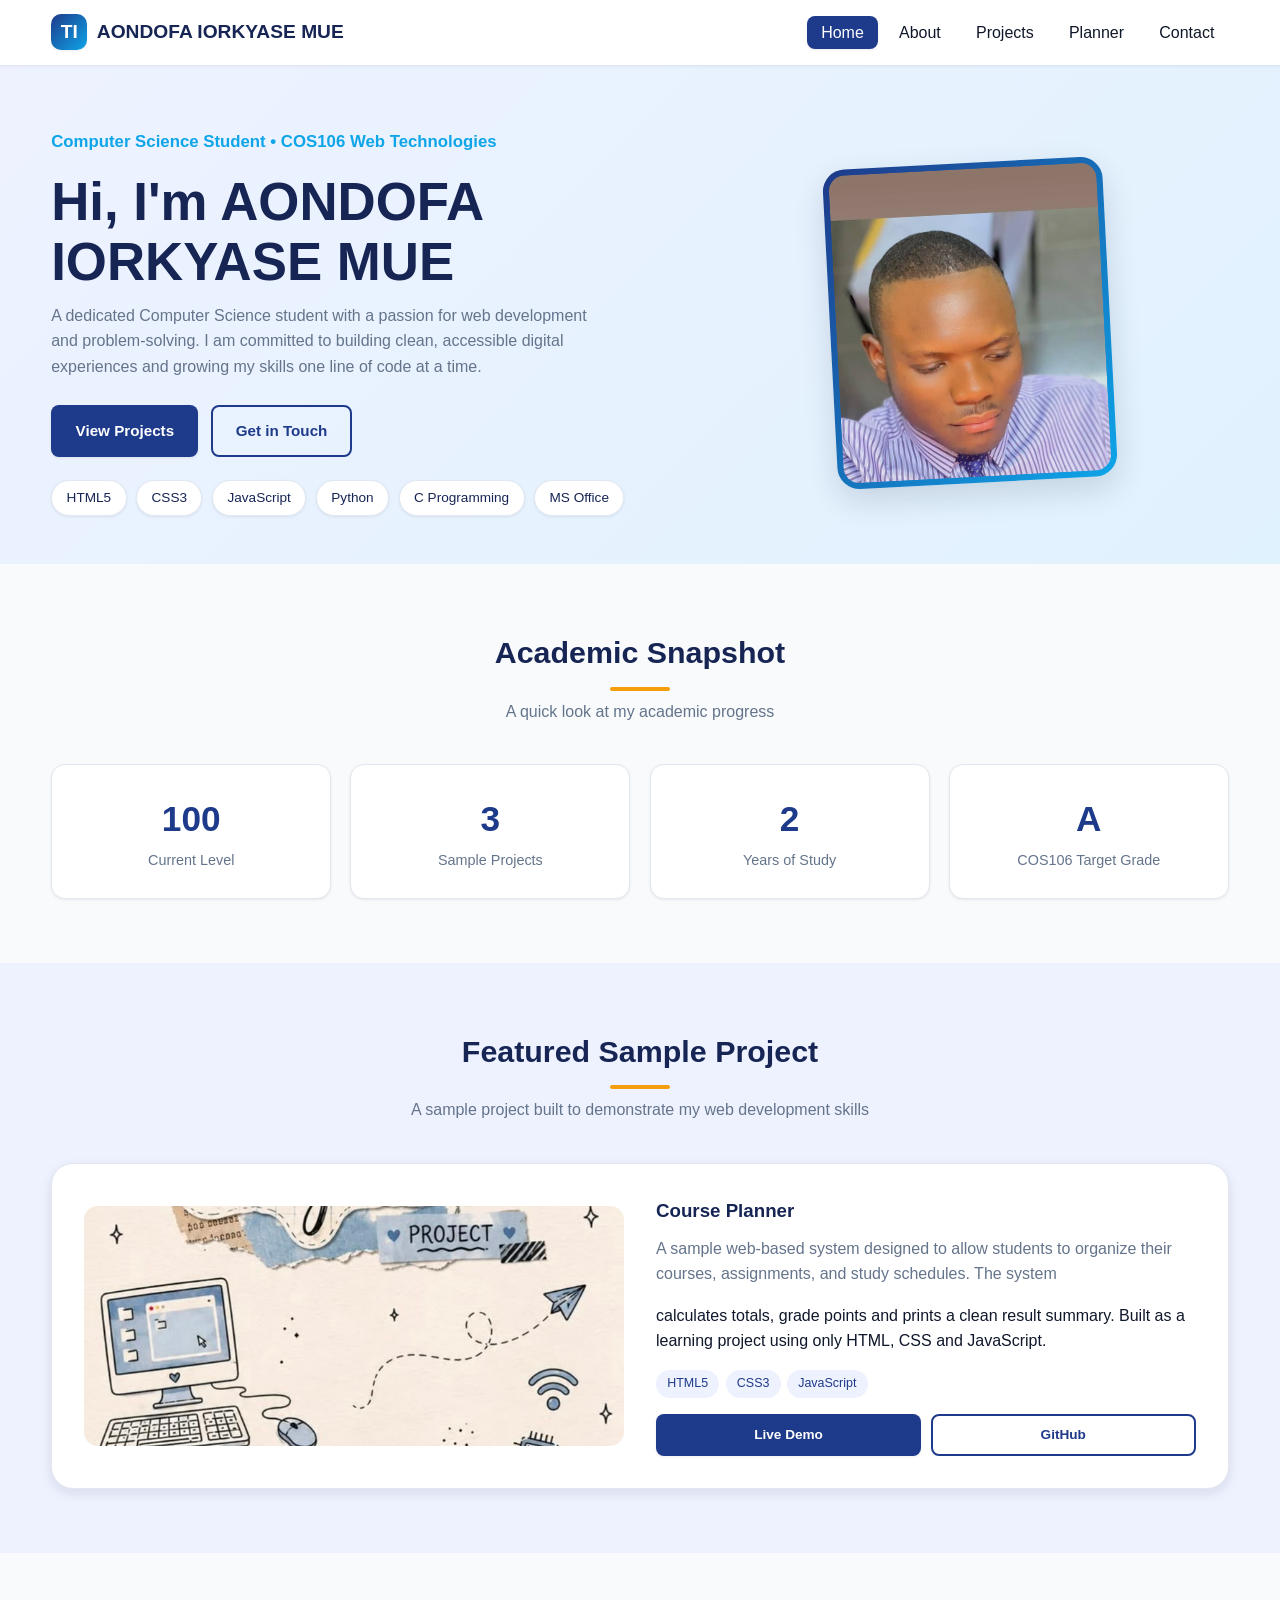
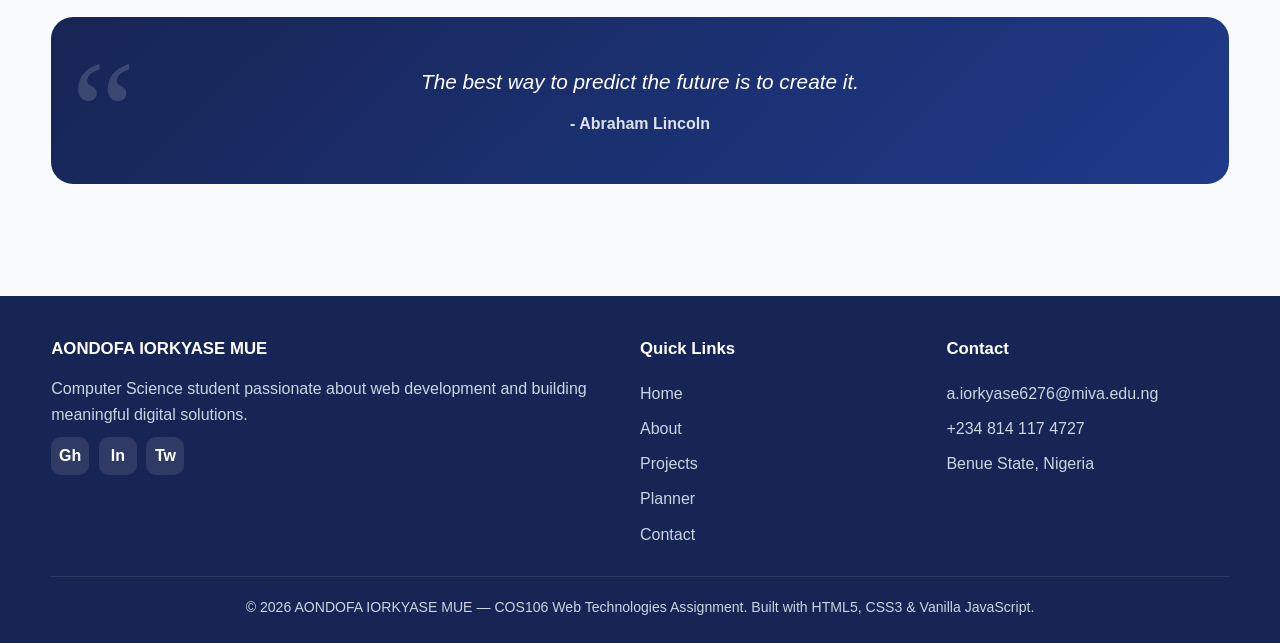
<file: index.html>
<!DOCTYPE html>
<html lang="en">
<head>
  <meta charset="UTF-8" />
  <meta name="viewport" content="width=device-width, initial-scale=1.0" />
  <meta name="description" content="Student Portfolio of AONDOFA IORKYASE MUE - Computer Science student, COS106 Web Technologies." />
  <title>AONDOFA IORKYASE MUE | Student Portfolio</title>
  <link rel="stylesheet" href="css/style.css" />
</head>
<body>

  <!-- Header -->
  <header class="site-header">
    <div class="container">
      <nav class="nav" aria-label="Main navigation">
        <a href="index.html" class="brand">
          <span class="logo-dot">TI</span>
          <span>AONDOFA IORKYASE MUE</span>
        </a>
        <button class="nav-toggle" aria-label="Toggle navigation" aria-expanded="false">
          <span></span><span></span><span></span>
        </button>
        <ul class="nav-links" id="navLinks">
          <li><a href="index.html" class="active">Home</a></li>
          <li><a href="about.html">About</a></li>
          <li><a href="projects.html">Projects</a></li>
          <li><a href="planner.html">Planner</a></li>
          <li><a href="contact.html">Contact</a></li>
        </ul>
      </nav>
    </div>
  </header>

  <main>

    <!-- Hero -->
    <section class="hero">
      <div class="container">
        <div class="hero-blob"></div>
        <div class="hero-grid">

          <div class="hero-text fade-in">
            <span class="role">Computer Science Student &bull; COS106 Web Technologies</span>
            <h1>Hi, I'm AONDOFA IORKYASE MUE</h1>
            <p>
              A dedicated Computer Science student with a passion for web development
              and problem-solving. I am committed to building clean, accessible
              digital experiences and growing my skills one line of code at a time.
            </p>
            <div class="hero-actions">
              <a href="projects.html" class="btn btn-primary">View Projects</a>
              <a href="contact.html" class="btn btn-outline">Get in Touch</a>
            </div>
            <div class="skills-preview">
              <span class="chip">HTML5</span>
              <span class="chip">CSS3</span>
              <span class="chip">JavaScript</span>
              <span class="chip">Python</span>
              <span class="chip">C Programming</span>
              <span class="chip">MS Office</span>
            </div>
          </div>

          <div class="hero-photo fade-in">
            <div class="photo-frame">
              <!-- Add your photo here as student.jpeg -->
              <img src="images/student.jpeg" alt="Portrait photograph of AONDOFA IORKYASE MUE" />
            </div>
          </div>

        </div>
      </div>
    </section>

    <!-- Stats -->
    <section class="section">
      <div class="container">
        <h2 class="section-title fade-in">Academic Snapshot</h2>
        <p class="section-subtitle fade-in">A quick look at my academic progress</p>
        <div class="stats-grid">
          <article class="stat-card fade-in">
            <span class="stat-num">100</span>
            <span class="stat-label">Current Level</span>
          </article>
          <article class="stat-card fade-in">
            <span class="stat-num">3</span>
            <span class="stat-label">Sample Projects</span>
          </article>
          <article class="stat-card fade-in">
            <span class="stat-num">2</span>
            <span class="stat-label">Years of Study</span>
          </article>
          <article class="stat-card fade-in">
            <span class="stat-num">A</span>
            <span class="stat-label">COS106 Target Grade</span>
          </article>
        </div>
      </div>
    </section>

    <!-- Featured Project -->
    <section class="section" style="background:#eef2ff;">
      <div class="container">
        <h2 class="section-title fade-in">Featured Sample Project</h2>
        <p class="section-subtitle fade-in">A sample project built to demonstrate my web development skills</p>
        <article class="featured fade-in">
          <img src="images/course-planner.jpeg" alt="Course Planner screenshot" />
          <div>
            <h3>Course Planner</h3>
            <p>
              A sample web-based system designed to allow students to organize their courses,
              assignments, and study schedules. The system
            </p>
              calculates totals, grade points and prints a clean result summary.
              Built as a learning project using only HTML, CSS and JavaScript.
            </p>
            <div class="tech-tags">
              <span>HTML5</span><span>CSS3</span><span>JavaScript</span>
            </div>
            <div class="project-actions">
              <a href="#" class="btn btn-primary">Live Demo</a>
              <a href="#" class="btn btn-outline">GitHub</a>
            </div>
          </div>
        </article>
      </div>
    </section>

    <!-- Quote -->
    <section class="section">
      <div class="container">
        <blockquote class="quote fade-in">
          <p>The best way to predict the future is to create it.</p>
          <span>- Abraham Lincoln</span>
        </blockquote>
      </div>
    </section>

  </main>

  <!-- Footer -->
  <footer class="site-footer">
    <div class="container">
      <div class="footer-grid">
        <div class="footer-col">
          <h4>AONDOFA IORKYASE MUE</h4>
          <p>Computer Science student passionate about web development and building meaningful digital solutions.</p>
          <div class="social-links">
            <a href="#" aria-label="GitHub">Gh</a>
            <a href="#" aria-label="LinkedIn">In</a>
            <a href="#" aria-label="Twitter">Tw</a>
          </div>
        </div>
        <div class="footer-col">
          <h4>Quick Links</h4>
          <a href="index.html">Home</a>
          <a href="about.html">About</a>
          <a href="projects.html">Projects</a>
          <a href="planner.html">Planner</a>
          <a href="contact.html">Contact</a>
        </div>
        <div class="footer-col">
          <h4>Contact</h4>
          <a href="mailto:a.iorkyase6276@miva.edu.ng">a.iorkyase6276@miva.edu.ng</a>
          <a href="tel:+2348141174727">+234 814 117 4727</a>
          <a href="#">Benue State, Nigeria</a>
        </div>
      </div>
      <div class="footer-bottom">
        &copy; 2026 AONDOFA IORKYASE MUE &mdash; COS106 Web Technologies Assignment.
        Built with HTML5, CSS3 &amp; Vanilla JavaScript.
      </div>
    </div>
  </footer>

  <button class="back-top" aria-label="Back to top">&uarr;</button>
  <script src="js/animation.js"></script>
</body>
</html>
</file>
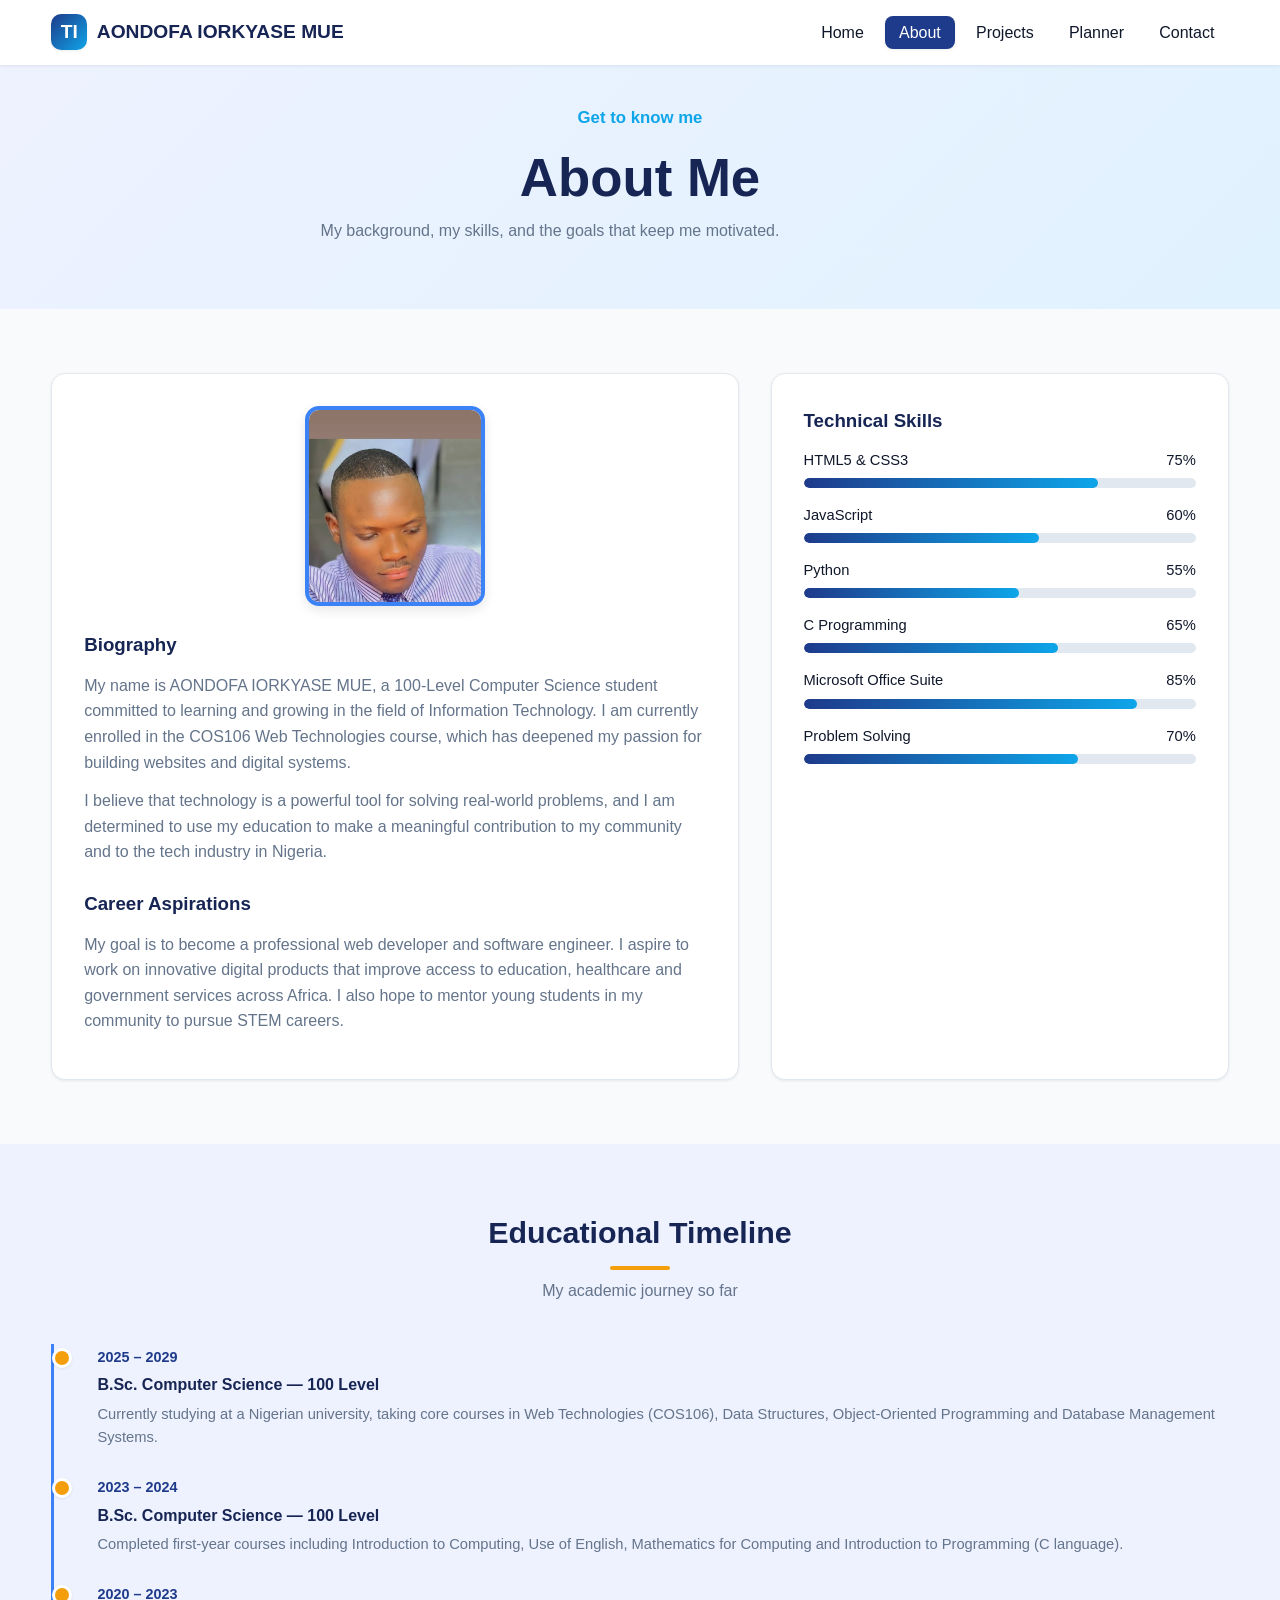
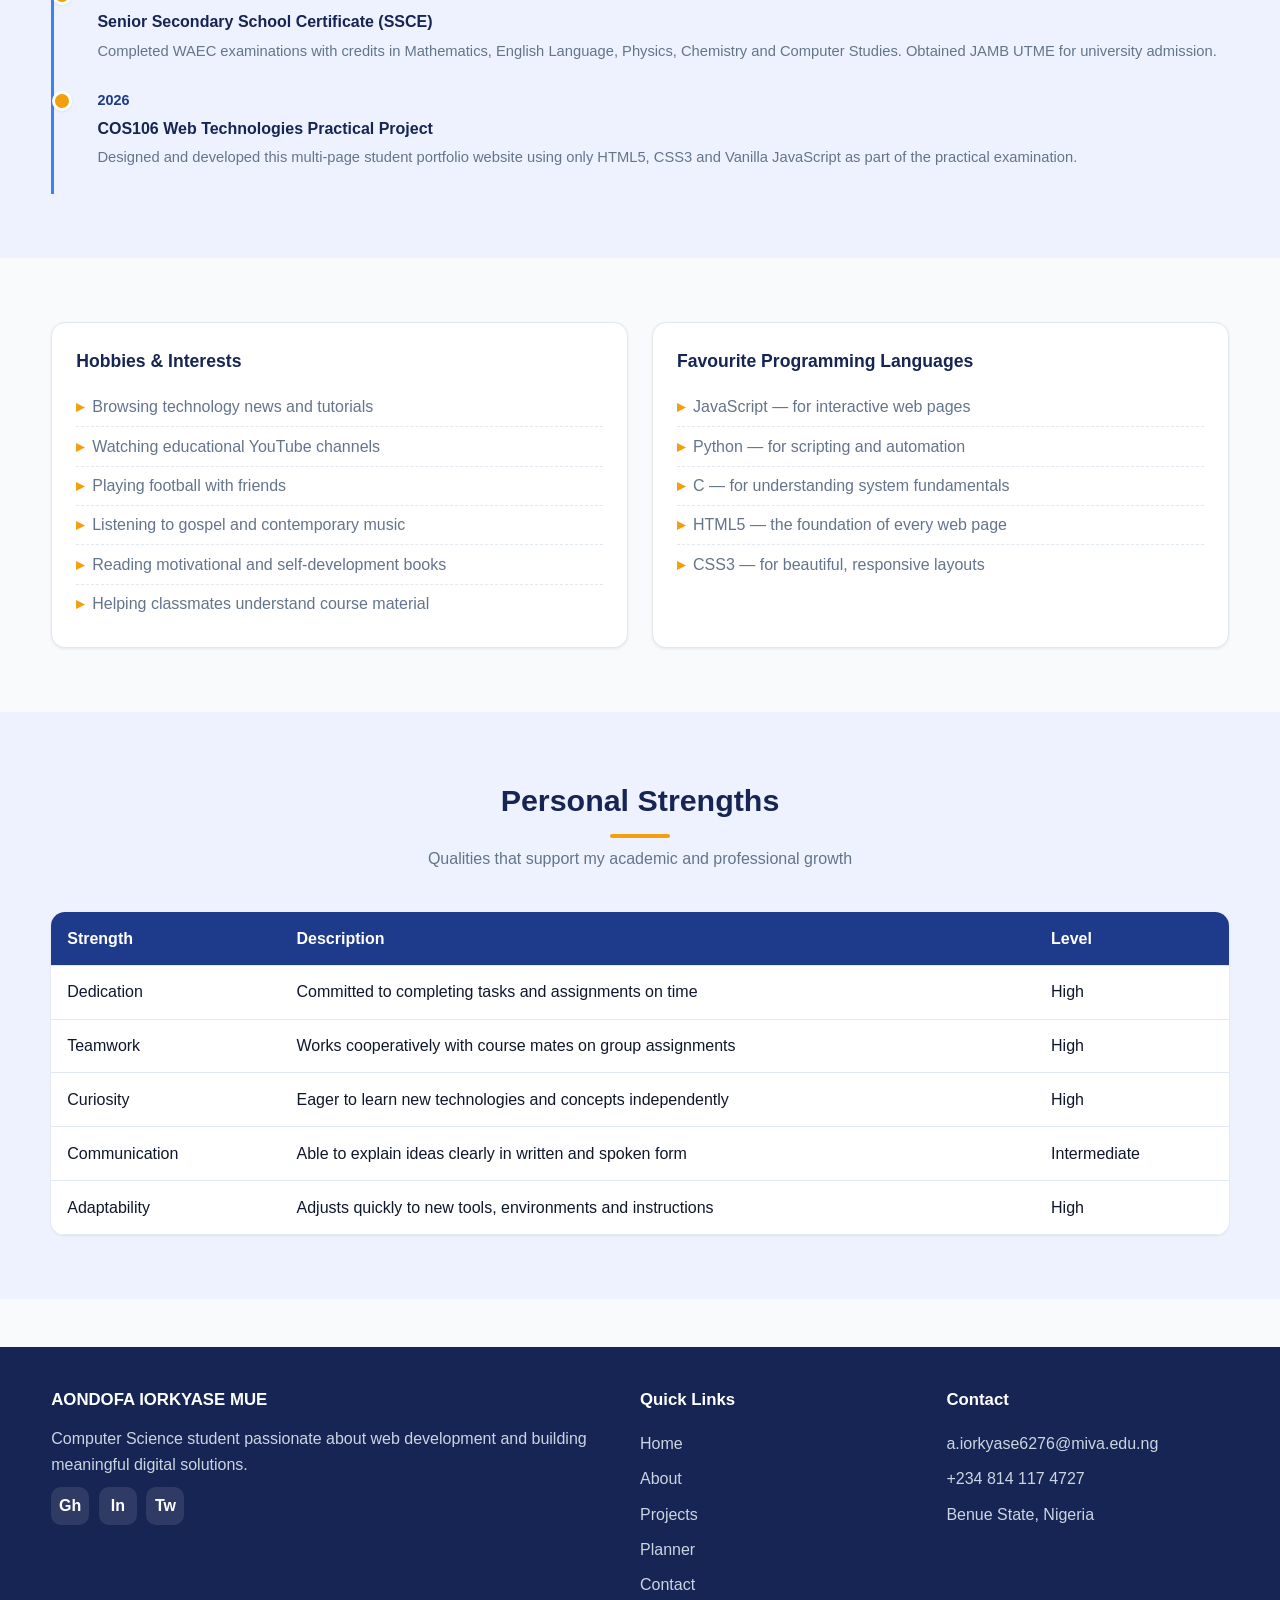
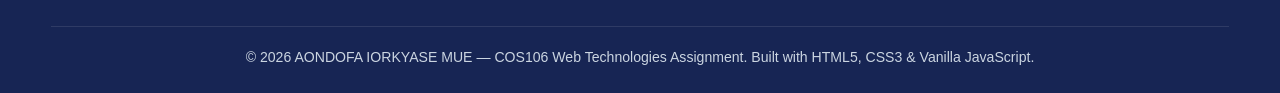
<file: about.html>
<!DOCTYPE html>
<html lang="en">
<head>
  <meta charset="UTF-8" />
  <meta name="viewport" content="width=device-width, initial-scale=1.0" />
  <meta name="description" content="About AONDOFA IORKYASE MUE - biography, education, skills and aspirations." />
  <title>About | AONDOFA IORKYASE MUE</title>
  <link rel="stylesheet" href="css/style.css" />
</head>
<body>

  <!-- Header -->
  <header class="site-header">
    <div class="container">
      <nav class="nav" aria-label="Main navigation">
        <a href="index.html" class="brand">
          <span class="logo-dot">TI</span>
          <span>AONDOFA IORKYASE MUE</span>
        </a>
        <button class="nav-toggle" aria-label="Toggle navigation" aria-expanded="false">
          <span></span><span></span><span></span>
        </button>
        <ul class="nav-links" id="navLinks">
          <li><a href="index.html">Home</a></li>
          <li><a href="about.html" class="active">About</a></li>
          <li><a href="projects.html">Projects</a></li>
          <li><a href="planner.html">Planner</a></li>
          <li><a href="contact.html">Contact</a></li>
        </ul>
      </nav>
    </div>
  </header>

  <main>

    <!-- Banner -->
    <section class="hero" style="padding:2.5rem 0;">
      <div class="container">
        <div class="hero-text fade-in" style="text-align:center;max-width:720px;margin:0 auto;">
          <span class="role">Get to know me</span>
          <h1>About Me</h1>
          <p>My background, my skills, and the goals that keep me motivated.</p>
        </div>
      </div>
    </section>

    <!-- Bio & Skills -->
    <section class="section">
      <div class="container">
        <div class="about-grid">

          <article class="bio-card fade-in">

            <div class="about-profile-photo">
              <!-- Add your photo here as student.jpeg -->
              <img src="images/student.jpeg" alt="AONDOFA IORKYASE MUE profile photograph" />
            </div>

            <h3>Biography</h3>
            <p>
              My name is AONDOFA IORKYASE MUE, a 100-Level Computer Science student
              committed to learning and growing in the field of Information Technology.
              I am currently enrolled in the COS106 Web Technologies course, which
              has deepened my passion for building websites and digital systems.
            </p>
            <p>
              I believe that technology is a powerful tool for solving real-world
              problems, and I am determined to use my education to make a meaningful
              contribution to my community and to the tech industry in Nigeria.
            </p>

            <h3 style="margin-top:1.5rem;">Career Aspirations</h3>
            <p>
              My goal is to become a professional web developer and software engineer.
              I aspire to work on innovative digital products that improve access to
              education, healthcare and government services across Africa. I also hope
              to mentor young students in my community to pursue STEM careers.
            </p>
          </article>

          <aside class="bio-card fade-in">
            <h3>Technical Skills</h3>
            <div class="skill">
              <div class="skill-head"><span>HTML5 &amp; CSS3</span><span>75%</span></div>
              <div class="bar"><div class="bar-fill" data-width="75"></div></div>
            </div>
            <div class="skill">
              <div class="skill-head"><span>JavaScript</span><span>60%</span></div>
              <div class="bar"><div class="bar-fill" data-width="60"></div></div>
            </div>
            <div class="skill">
              <div class="skill-head"><span>Python</span><span>55%</span></div>
              <div class="bar"><div class="bar-fill" data-width="55"></div></div>
            </div>
            <div class="skill">
              <div class="skill-head"><span>C Programming</span><span>65%</span></div>
              <div class="bar"><div class="bar-fill" data-width="65"></div></div>
            </div>
            <div class="skill">
              <div class="skill-head"><span>Microsoft Office Suite</span><span>85%</span></div>
              <div class="bar"><div class="bar-fill" data-width="85"></div></div>
            </div>
            <div class="skill">
              <div class="skill-head"><span>Problem Solving</span><span>70%</span></div>
              <div class="bar"><div class="bar-fill" data-width="70"></div></div>
            </div>
          </aside>

        </div>
      </div>
    </section>

    <!-- Timeline -->
    <section class="section" style="background:#eef2ff;">
      <div class="container">
        <h2 class="section-title fade-in">Educational Timeline</h2>
        <p class="section-subtitle fade-in">My academic journey so far</p>
        <div class="timeline">
          <div class="timeline-item fade-in">
            <span class="year">2025 &ndash; 2029</span>
            <h4>B.Sc. Computer Science &mdash; 100 Level</h4>
            <p>Currently studying at a Nigerian university, taking core courses in Web Technologies (COS106),
               Data Structures, Object-Oriented Programming and Database Management Systems.</p>
          </div>
          <div class="timeline-item fade-in">
            <span class="year">2023 &ndash; 2024</span>
            <h4>B.Sc. Computer Science &mdash; 100 Level</h4>
            <p>Completed first-year courses including Introduction to Computing, Use of English,
               Mathematics for Computing and Introduction to Programming (C language).</p>
          </div>
          <div class="timeline-item fade-in">
            <span class="year">2020 &ndash; 2023</span>
            <h4>Senior Secondary School Certificate (SSCE)</h4>
            <p>Completed WAEC examinations with credits in Mathematics, English Language,
               Physics, Chemistry and Computer Studies. Obtained JAMB UTME for university admission.</p>
          </div>
          <div class="timeline-item fade-in">
            <span class="year">2026</span>
            <h4>COS106 Web Technologies Practical Project</h4>
            <p>Designed and developed this multi-page student portfolio website using only
               HTML5, CSS3 and Vanilla JavaScript as part of the practical examination.</p>
          </div>
        </div>
      </div>
    </section>

    <!-- Hobbies -->
    <section class="section">
      <div class="container">
        <div class="two-col">
          <article class="list-card fade-in">
            <h3>Hobbies &amp; Interests</h3>
            <ul>
              <li>Browsing technology news and tutorials</li>
              <li>Watching educational YouTube channels</li>
              <li>Playing football with friends</li>
              <li>Listening to gospel and contemporary music</li>
              <li>Reading motivational and self-development books</li>
              <li>Helping classmates understand course material</li>
            </ul>
          </article>
          <article class="list-card fade-in">
            <h3>Favourite Programming Languages</h3>
            <ul>
              <li>JavaScript &mdash; for interactive web pages</li>
              <li>Python &mdash; for scripting and automation</li>
              <li>C &mdash; for understanding system fundamentals</li>
              <li>HTML5 &mdash; the foundation of every web page</li>
              <li>CSS3 &mdash; for beautiful, responsive layouts</li>
            </ul>
          </article>
        </div>
      </div>
    </section>

    <!-- Strengths -->
    <section class="section" style="background:#eef2ff;">
      <div class="container">
        <h2 class="section-title fade-in">Personal Strengths</h2>
        <p class="section-subtitle fade-in">Qualities that support my academic and professional growth</p>
        <div class="table-wrap fade-in">
          <table>
            <thead>
              <tr>
                <th>Strength</th>
                <th>Description</th>
                <th>Level</th>
              </tr>
            </thead>
            <tbody>
              <tr>
                <td>Dedication</td>
                <td>Committed to completing tasks and assignments on time</td>
                <td>High</td>
              </tr>
              <tr>
                <td>Teamwork</td>
                <td>Works cooperatively with course mates on group assignments</td>
                <td>High</td>
              </tr>
              <tr>
                <td>Curiosity</td>
                <td>Eager to learn new technologies and concepts independently</td>
                <td>High</td>
              </tr>
              <tr>
                <td>Communication</td>
                <td>Able to explain ideas clearly in written and spoken form</td>
                <td>Intermediate</td>
              </tr>
              <tr>
                <td>Adaptability</td>
                <td>Adjusts quickly to new tools, environments and instructions</td>
                <td>High</td>
              </tr>
            </tbody>
          </table>
        </div>
      </div>
    </section>

  </main>

  <!-- Footer -->
  <footer class="site-footer">
    <div class="container">
      <div class="footer-grid">
        <div class="footer-col">
          <h4>AONDOFA IORKYASE MUE</h4>
          <p>Computer Science student passionate about web development and building meaningful digital solutions.</p>
          <div class="social-links">
            <a href="#" aria-label="GitHub">Gh</a>
            <a href="#" aria-label="LinkedIn">In</a>
            <a href="#" aria-label="Twitter">Tw</a>
          </div>
        </div>
        <div class="footer-col">
          <h4>Quick Links</h4>
          <a href="index.html">Home</a>
          <a href="about.html">About</a>
          <a href="projects.html">Projects</a>
          <a href="planner.html">Planner</a>
          <a href="contact.html">Contact</a>
        </div>
        <div class="footer-col">
          <h4>Contact</h4>
          <a href="mailto:a.iorkyase6276@miva.edu.ng">a.iorkyase6276@miva.edu.ng</a>
          <a href="tel:+2348141174727">+234 814 117 4727</a>
          <a href="#">Benue State, Nigeria</a>
        </div>
      </div>
      <div class="footer-bottom">
        &copy; 2026 AONDOFA IORKYASE MUE &mdash; COS106 Web Technologies Assignment.
        Built with HTML5, CSS3 &amp; Vanilla JavaScript.
      </div>
    </div>
  </footer>

  <button class="back-top" aria-label="Back to top">&uarr;</button>
  <script src="js/animation.js"></script>
</body>
</html>
</file>
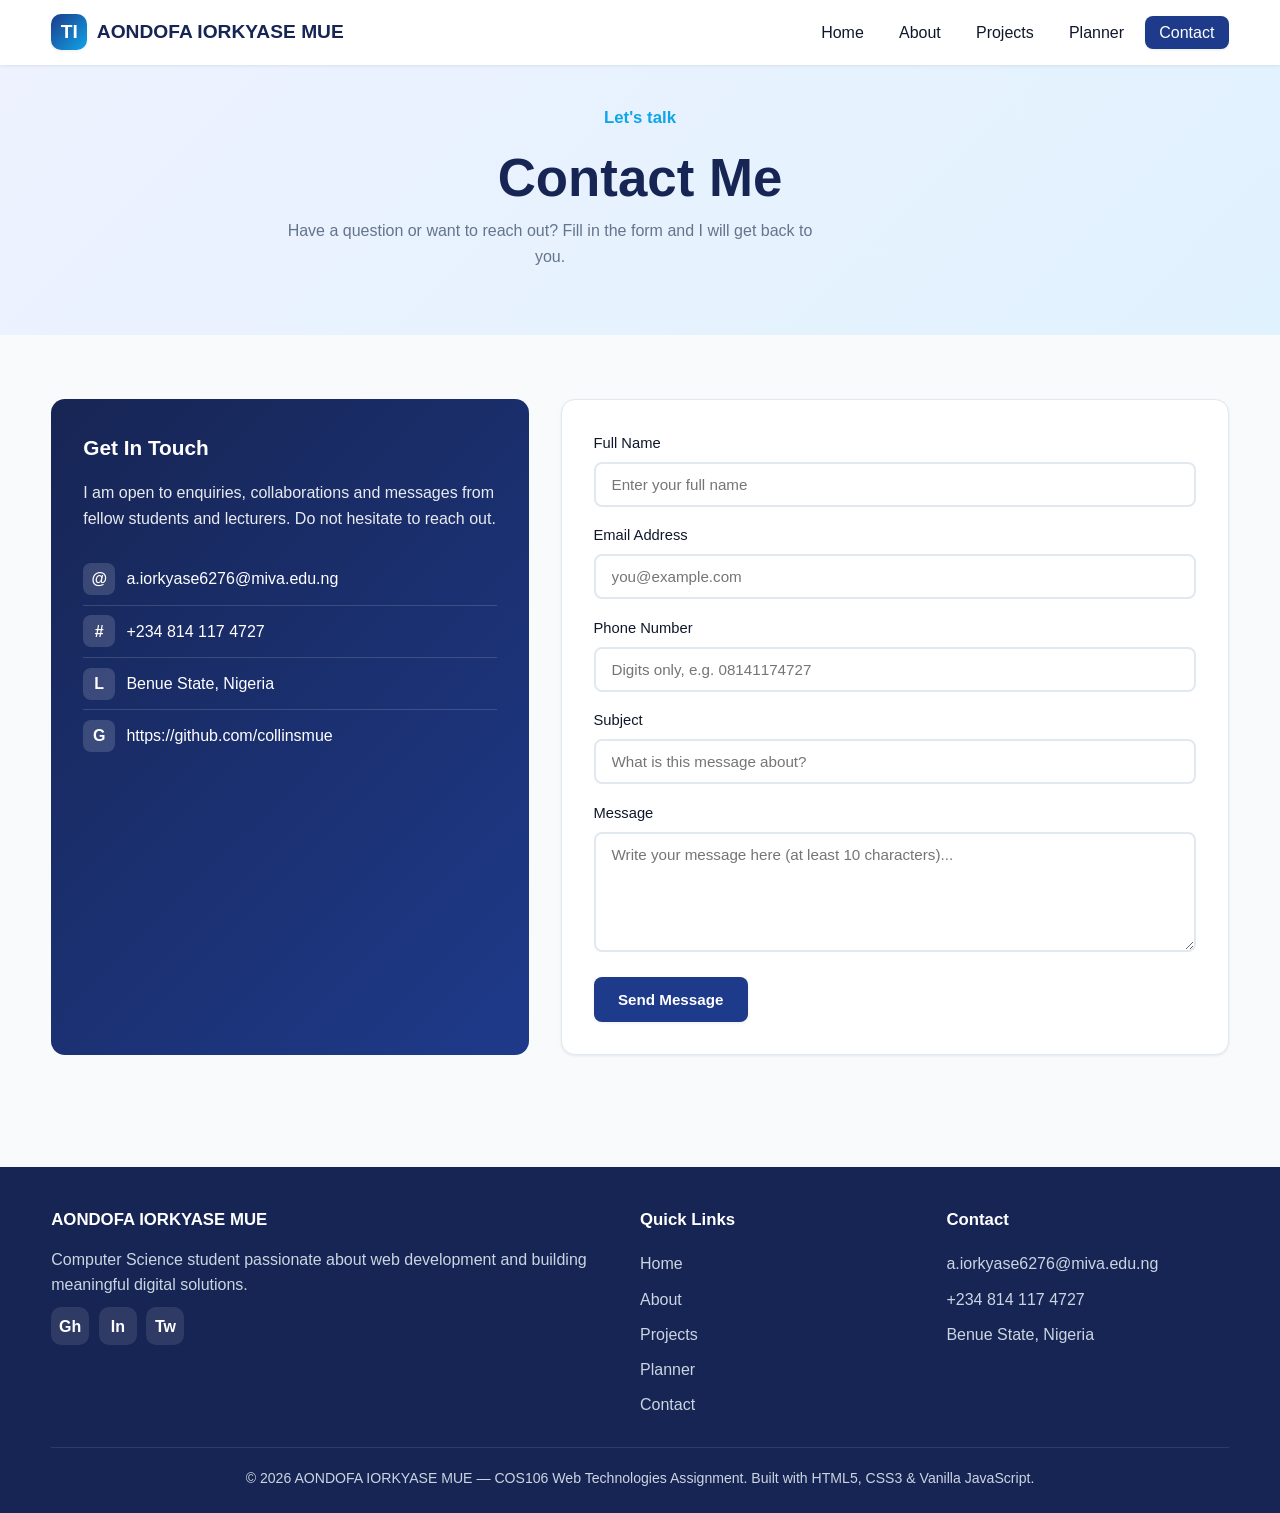
<file: contact.html>
<!DOCTYPE html>
<html lang="en">
<head>
  <meta charset="UTF-8" />
  <meta name="viewport" content="width=device-width, initial-scale=1.0" />
  <meta name="description" content="Contact AONDOFA IORKYASE MUE - send a message." />
  <title>Contact | AONDOFA IORKYASE MUE</title>
  <link rel="stylesheet" href="css/style.css" />
</head>
<body>

  <!-- Header -->
  <header class="site-header">
    <div class="container">
      <nav class="nav" aria-label="Main navigation">
        <a href="index.html" class="brand">
          <span class="logo-dot">TI</span>
          <span>AONDOFA IORKYASE MUE</span>
        </a>
        <button class="nav-toggle" aria-label="Toggle navigation" aria-expanded="false">
          <span></span><span></span><span></span>
        </button>
        <ul class="nav-links" id="navLinks">
          <li><a href="index.html">Home</a></li>
          <li><a href="about.html">About</a></li>
          <li><a href="projects.html">Projects</a></li>
          <li><a href="planner.html">Planner</a></li>
          <li><a href="contact.html" class="active">Contact</a></li>
        </ul>
      </nav>
    </div>
  </header>

  <main>

    <!-- Banner -->
    <section class="hero" style="padding:2.5rem 0;">
      <div class="container">
        <div class="hero-text fade-in" style="text-align:center;max-width:720px;margin:0 auto;">
          <span class="role">Let's talk</span>
          <h1>Contact Me</h1>
          <p>Have a question or want to reach out? Fill in the form and I will get back to you.</p>
        </div>
      </div>
    </section>

    <!-- Contact -->
    <section class="section">
      <div class="container">
        <div class="contact-grid">

          <aside class="contact-info fade-in">
            <h3>Get In Touch</h3>
            <p>
              I am open to enquiries, collaborations and messages from fellow students
              and lecturers. Do not hesitate to reach out.
            </p>
            <ul>
              <li>
                <span class="ic">@</span>
                a.iorkyase6276@miva.edu.ng
              </li>
              <li>
                <span class="ic">#</span>
+234 814 117 4727
              </li>
              <li>
                <span class="ic">L</span>
                Benue State, Nigeria
              </li>
              <li>
                <span class="ic">G</span>
                https://github.com/collinsmue
              </li>
            </ul>
          </aside>

          <article class="contact-form fade-in">

            <div class="success-msg" id="successMsg">
              &#10003; Thank you! Your message has been sent successfully. I will respond as soon as possible.
            </div>

            <form id="contactForm" novalidate>
              <div class="form-group" id="grp-name">
                <label for="name">Full Name</label>
                <input type="text" id="name" name="name" placeholder="Enter your full name" />
                <span class="error">Please enter your full name (at least 2 characters).</span>
              </div>
              <div class="form-group" id="grp-email">
                <label for="email">Email Address</label>
                <input type="text" id="email" name="email" placeholder="you@example.com" />
                <span class="error">Please enter a valid email address.</span>
              </div>
              <div class="form-group" id="grp-phone">
                <label for="phone">Phone Number</label>
                <input type="text" id="phone" name="phone" placeholder="Digits only, e.g. 08141174727" />
                <span class="error">Phone number must contain only digits (7 to 15 digits).</span>
              </div>
              <div class="form-group" id="grp-subject">
                <label for="subject">Subject</label>
                <input type="text" id="subject" name="subject" placeholder="What is this message about?" />
                <span class="error">Please enter a subject.</span>
              </div>
              <div class="form-group" id="grp-message">
                <label for="message">Message</label>
                <textarea id="message" name="message" placeholder="Write your message here (at least 10 characters)..."></textarea>
                <span class="error">Please enter a message of at least 10 characters.</span>
              </div>
              <button type="submit" class="btn btn-primary">Send Message</button>
            </form>

          </article>

        </div>
      </div>
    </section>

  </main>

  <!-- Footer -->
  <footer class="site-footer">
    <div class="container">
      <div class="footer-grid">
        <div class="footer-col">
          <h4>AONDOFA IORKYASE MUE</h4>
          <p>Computer Science student passionate about web development and building meaningful digital solutions.</p>
          <div class="social-links">
            <a href="#" aria-label="GitHub">Gh</a>
            <a href="#" aria-label="LinkedIn">In</a>
            <a href="#" aria-label="Twitter">Tw</a>
          </div>
        </div>
        <div class="footer-col">
          <h4>Quick Links</h4>
          <a href="index.html">Home</a>
          <a href="about.html">About</a>
          <a href="projects.html">Projects</a>
          <a href="planner.html">Planner</a>
          <a href="contact.html">Contact</a>
        </div>
        <div class="footer-col">
          <h4>Contact</h4>
          <a href="mailto:a.iorkyase6276@miva.edu.ng">a.iorkyase6276@miva.edu.ng</a>
          <a href="tel:+2348141174727">+234 814 117 4727</a>
          <a href="#">Benue State, Nigeria</a>
        </div>
      </div>
      <div class="footer-bottom">
        &copy; 2026 AONDOFA IORKYASE MUE &mdash; COS106 Web Technologies Assignment.
        Built with HTML5, CSS3 &amp; Vanilla JavaScript.
      </div>
    </div>
  </footer>

  <button class="back-top" aria-label="Back to top">&uarr;</button>
  <script src="js/animation.js"></script>
  <script src="js/contact.js"></script>
</body>
</html>
</file>
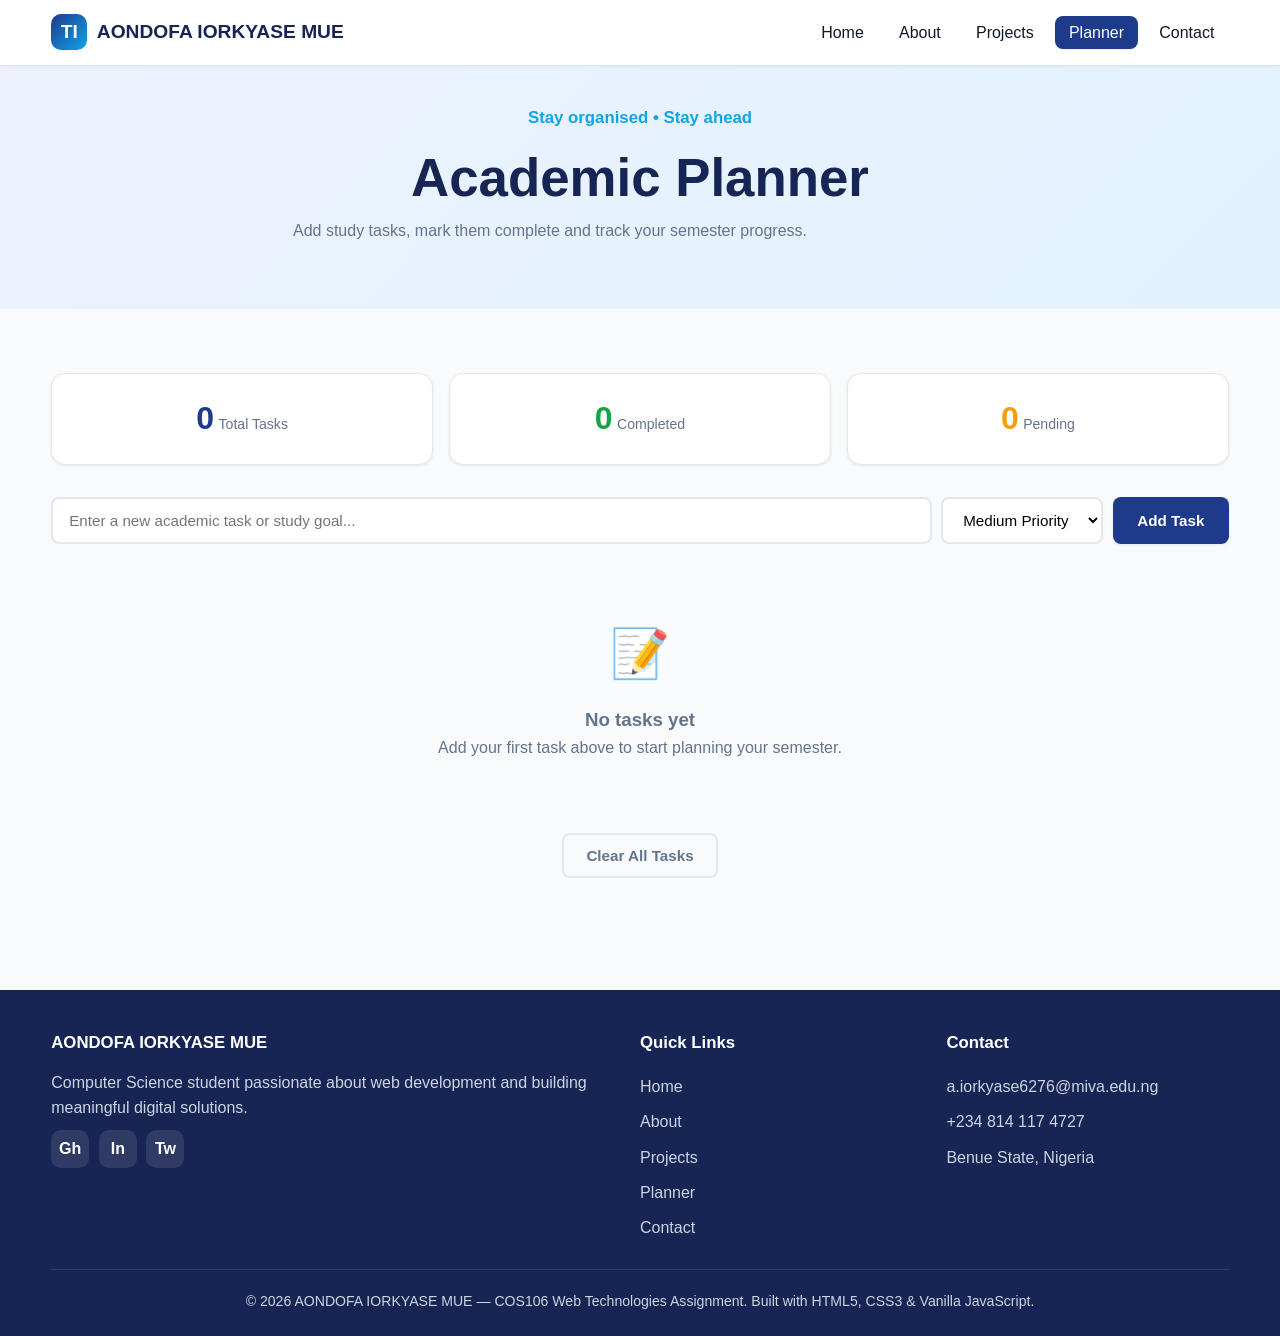
<file: planner.html>
<!DOCTYPE html>
<html lang="en">
<head>
  <meta charset="UTF-8" />
  <meta name="viewport" content="width=device-width, initial-scale=1.0" />
  <meta name="description" content="Academic Planner for AONDOFA IORKYASE MUE - manage study tasks." />
  <title>Academic Planner | AONDOFA IORKYASE MUE</title>
  <link rel="stylesheet" href="css/style.css" />
</head>
<body>

  <!-- Header -->
  <header class="site-header">
    <div class="container">
      <nav class="nav" aria-label="Main navigation">
        <a href="index.html" class="brand">
          <span class="logo-dot">TI</span>
          <span>AONDOFA IORKYASE MUE</span>
        </a>
        <button class="nav-toggle" aria-label="Toggle navigation" aria-expanded="false">
          <span></span><span></span><span></span>
        </button>
        <ul class="nav-links" id="navLinks">
          <li><a href="index.html">Home</a></li>
          <li><a href="about.html">About</a></li>
          <li><a href="projects.html">Projects</a></li>
          <li><a href="planner.html" class="active">Planner</a></li>
          <li><a href="contact.html">Contact</a></li>
        </ul>
      </nav>
    </div>
  </header>

  <main>

    <!-- Banner -->
    <section class="hero" style="padding:2.5rem 0;">
      <div class="container">
        <div class="hero-text fade-in" style="text-align:center;max-width:720px;margin:0 auto;">
          <span class="role">Stay organised &bull; Stay ahead</span>
          <h1>Academic Planner</h1>
          <p>Add study tasks, mark them complete and track your semester progress.</p>
        </div>
      </div>
    </section>

    <!-- Planner -->
    <section class="section">
      <div class="container">

        <div class="planner-stats fade-in">
          <div class="planner-stat">
            <span class="num" id="totalTasks">0</span>
            <span class="label">Total Tasks</span>
          </div>
          <div class="planner-stat done">
            <span class="num" id="completedTasks">0</span>
            <span class="label">Completed</span>
          </div>
          <div class="planner-stat pending">
            <span class="num" id="pendingTasks">0</span>
            <span class="label">Pending</span>
          </div>
        </div>

        <form class="planner-form fade-in" id="taskForm">
          <input
            type="text"
            id="taskInput"
            placeholder="Enter a new academic task or study goal..."
            aria-label="Task description"
          />
          <select id="priorityInput" aria-label="Task priority">
            <option value="low">Low Priority</option>
            <option value="medium" selected>Medium Priority</option>
            <option value="high">High Priority</option>
          </select>
          <button type="submit" class="btn btn-primary">Add Task</button>
        </form>

        <div class="task-list" id="taskList"></div>

        <div class="empty-state" id="emptyState">
          <div class="icon">&#128221;</div>
          <h3>No tasks yet</h3>
          <p>Add your first task above to start planning your semester.</p>
        </div>

        <div style="text-align:center;margin-top:1.5rem;">
          <button class="btn btn-ghost" id="clearAll">Clear All Tasks</button>
        </div>

      </div>
    </section>

  </main>

  <!-- Footer -->
  <footer class="site-footer">
    <div class="container">
      <div class="footer-grid">
        <div class="footer-col">
          <h4>AONDOFA IORKYASE MUE</h4>
          <p>Computer Science student passionate about web development and building meaningful digital solutions.</p>
          <div class="social-links">
            <a href="#" aria-label="GitHub">Gh</a>
            <a href="#" aria-label="LinkedIn">In</a>
            <a href="#" aria-label="Twitter">Tw</a>
          </div>
        </div>
        <div class="footer-col">
          <h4>Quick Links</h4>
          <a href="index.html">Home</a>
          <a href="about.html">About</a>
          <a href="projects.html">Projects</a>
          <a href="planner.html">Planner</a>
          <a href="contact.html">Contact</a>
        </div>
        <div class="footer-col">
          <h4>Contact</h4>
          <a href="mailto:a.iorkyase6276@miva.edu.ng">a.iorkyase6276@miva.edu.ng</a>
          <a href="tel:+2348141174727">+234 814 117 4727</a>
          <a href="#">Benue State, Nigeria</a>
        </div>
      </div>
      <div class="footer-bottom">
        &copy; 2026 AONDOFA IORKYASE MUE &mdash; COS106 Web Technologies Assignment.
        Built with HTML5, CSS3 &amp; Vanilla JavaScript.
      </div>
    </div>
  </footer>

  <button class="back-top" aria-label="Back to top">&uarr;</button>
  <script src="js/animation.js"></script>
  <script src="js/planner.js"></script>
</body>
</html>
</file>
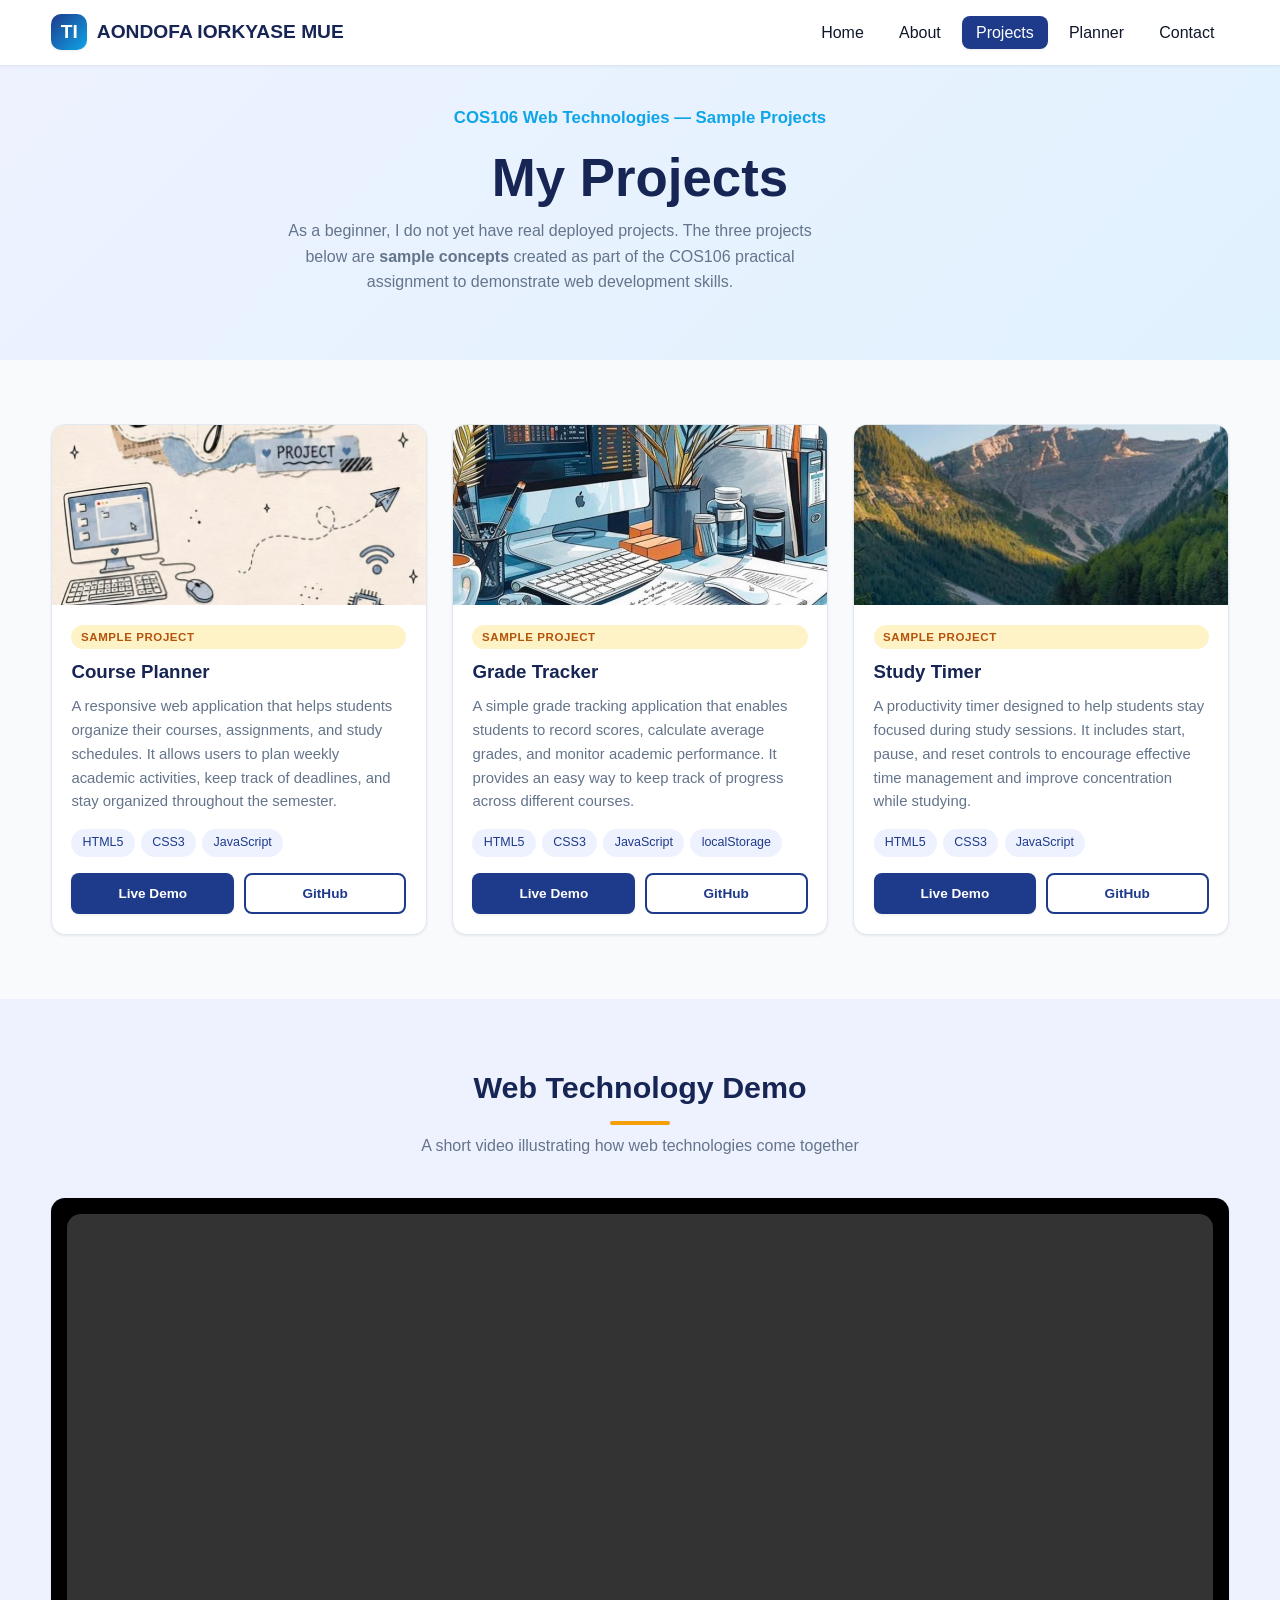
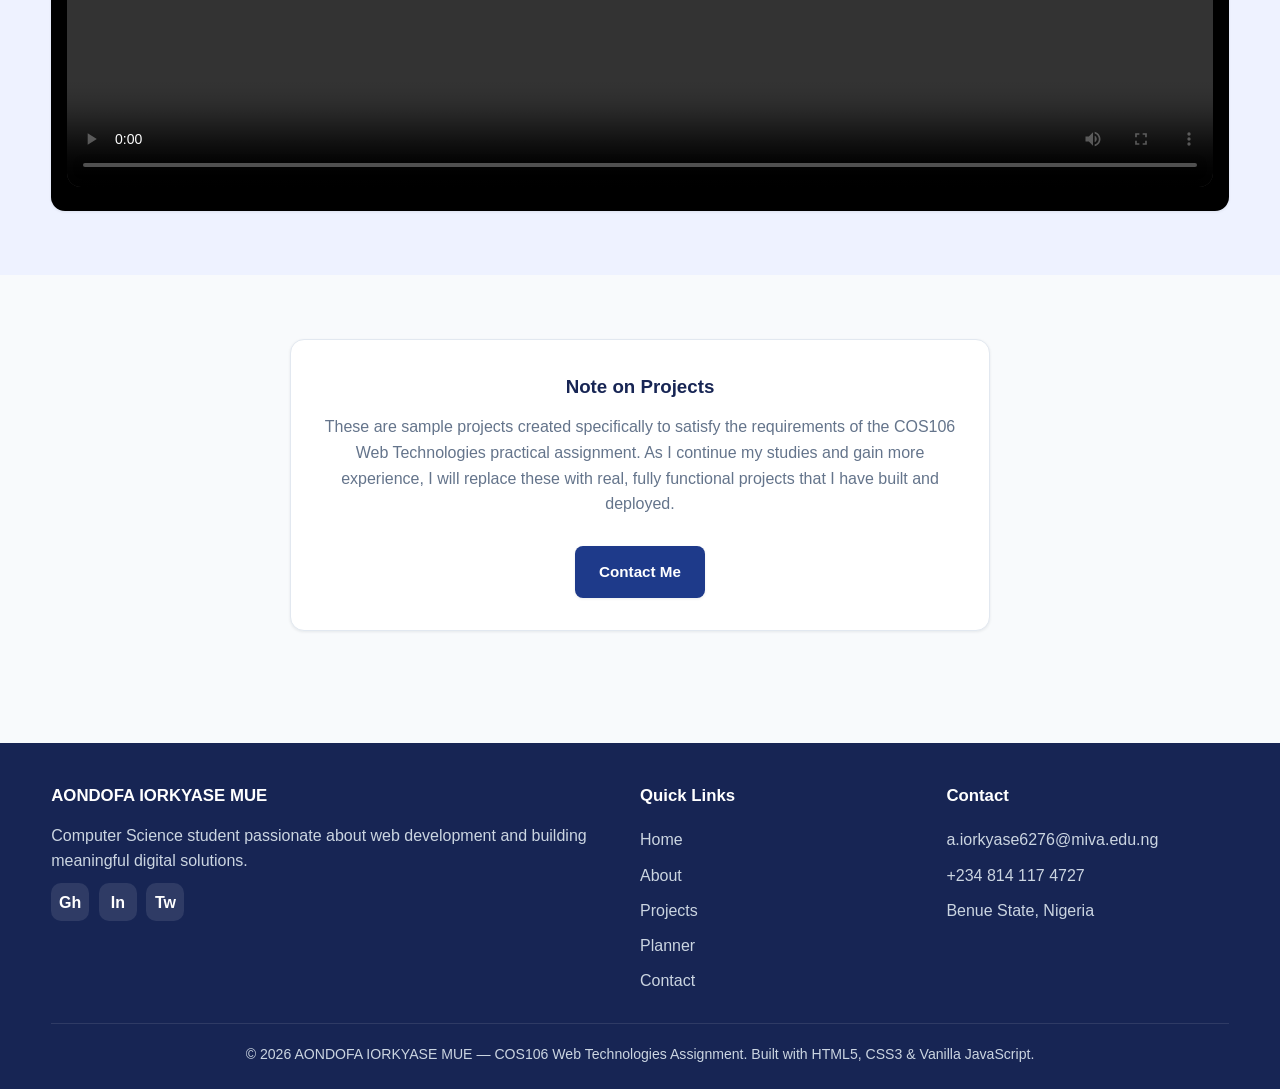
<file: projects.html>
<!DOCTYPE html>
<html lang="en">
<head>
  <meta charset="UTF-8" />
  <meta name="viewport" content="width=device-width, initial-scale=1.0" />
  <meta name="description" content="Sample projects by AONDOFA IORKYASE MUE - COS106 Web Technologies." />
  <title>Projects | AONDOFA IORKYASE MUE</title>
  <link rel="stylesheet" href="css/style.css" />
</head>
<body>

  <!-- Header -->
  <header class="site-header">
    <div class="container">
      <nav class="nav" aria-label="Main navigation">
        <a href="index.html" class="brand">
          <span class="logo-dot">TI</span>
          <span>AONDOFA IORKYASE MUE</span>
        </a>
        <button class="nav-toggle" aria-label="Toggle navigation" aria-expanded="false">
          <span></span><span></span><span></span>
        </button>
        <ul class="nav-links" id="navLinks">
          <li><a href="index.html">Home</a></li>
          <li><a href="about.html">About</a></li>
          <li><a href="projects.html" class="active">Projects</a></li>
          <li><a href="planner.html">Planner</a></li>
          <li><a href="contact.html">Contact</a></li>
        </ul>
      </nav>
    </div>
  </header>

  <main>

    <!-- Banner -->
    <section class="hero" style="padding:2.5rem 0;">
      <div class="container">
        <div class="hero-text fade-in" style="text-align:center;max-width:720px;margin:0 auto;">
          <span class="role">COS106 Web Technologies &mdash; Sample Projects</span>
          <h1>My Projects</h1>
          <p>
            As a beginner, I do not yet have real deployed projects. The three projects
            below are <strong>sample concepts</strong> created as part of the COS106
            practical assignment to demonstrate web development skills.
          </p>
        </div>
      </div>
    </section>

    <!-- Projects -->
    <section class="section">
      <div class="container">
        <div class="projects-grid">

          <article class="project-card fade-in">
            <div class="thumb">
              <img src="images/course-planner.jpeg" alt="Course Planner preview" />
            </div>
            <div class="body">
              <span class="sample-badge">Sample Project</span>
              <h3>Course Planner</h3>
              <p>
                A responsive web application that helps students organize their courses,
                assignments, and study schedules. It allows users to plan weekly academic
                activities, keep track of deadlines, and stay organized throughout the semester.
              </p>
              <div class="tech-tags">
                <span>HTML5</span><span>CSS3</span><span>JavaScript</span>
              </div>
              <div class="project-actions">
                <a href="#" class="btn btn-primary">Live Demo</a>
                <a href="#" class="btn btn-outline">GitHub</a>
              </div>
            </div>
          </article>

          <article class="project-card fade-in">
            <div class="thumb">
              <img src="images/grade-tracker.jpeg" alt="Grade Tracker preview" />
            </div>
            <div class="body">
              <span class="sample-badge">Sample Project</span>
              <h3>Grade Tracker</h3>
              <p>
                A simple grade tracking application that enables students to record scores,
                calculate average grades, and monitor academic performance. It provides an
                easy way to keep track of progress across different courses.
              </p>
              <div class="tech-tags">
                <span>HTML5</span><span>CSS3</span><span>JavaScript</span><span>localStorage</span>
              </div>
              <div class="project-actions">
                <a href="index.html" class="btn btn-primary">Live Demo</a>
                <a href="#" class="btn btn-outline">GitHub</a>
              </div>
            </div>
          </article>

          <article class="project-card fade-in">
            <div class="thumb">
              <img src="images/study-timer.jpeg" alt="Study Timer preview" />
            </div>
            <div class="body">
              <span class="sample-badge">Sample Project</span>
              <h3>Study Timer</h3>
                <p>
                  A productivity timer designed to help students stay focused during study
                  sessions. It includes start, pause, and reset controls to encourage effective
                  time management and improve concentration while studying.
                </p>
              <div class="tech-tags">
                <span>HTML5</span><span>CSS3</span><span>JavaScript</span>
              </div>
              <div class="project-actions">
                <a href="#" class="btn btn-primary">Live Demo</a>
                <a href="#" class="btn btn-outline">GitHub</a>
              </div>
            </div>
          </article>

        </div>
      </div>
    </section>

    <!-- Demo Video -->
    <section class="section" style="background:#eef2ff;">
      <div class="container">
        <h2 class="section-title fade-in">Web Technology Demo</h2>
        <p class="section-subtitle fade-in">
          A short video illustrating how web technologies come together
        </p>
        <div class="table-wrap fade-in" style="background:#000;padding:1rem;">
          <video controls width="100%" style="border-radius:14px;" aria-label="Web technologies demonstration video">
            <source src="https://www.w3schools.com/html/mov_bbb.mp4" type="video/mp4" />
            Your browser does not support the HTML5 video element.
          </video>
        </div>
      </div>
    </section>

    <section class="section">
      <div class="container">
        <div class="bio-card fade-in" style="text-align:center;max-width:700px;margin:0 auto;">
          <h3>Note on Projects</h3>
          <p>
            These are sample projects created specifically to satisfy the
            requirements of the COS106 Web Technologies practical assignment.
            As I continue my studies and gain more experience, I will replace
            these with real, fully functional projects that I have built and deployed.
          </p>
          <a href="contact.html" class="btn btn-primary" style="margin-top:1rem;">Contact Me</a>
        </div>
      </div>
    </section>

  </main>

  <!-- Footer -->
  <footer class="site-footer">
    <div class="container">
      <div class="footer-grid">
        <div class="footer-col">
          <h4>AONDOFA IORKYASE MUE</h4>
          <p>Computer Science student passionate about web development and building meaningful digital solutions.</p>
          <div class="social-links">
            <a href="#" aria-label="GitHub">Gh</a>
            <a href="#" aria-label="LinkedIn">In</a>
            <a href="#" aria-label="Twitter">Tw</a>
          </div>
        </div>
        <div class="footer-col">
          <h4>Quick Links</h4>
          <a href="index.html">Home</a>
          <a href="about.html">About</a>
          <a href="projects.html">Projects</a>
          <a href="planner.html">Planner</a>
          <a href="contact.html">Contact</a>
        </div>
        <div class="footer-col">
          <h4>Contact</h4>
          <a href="mailto:a.iorkyase6276@miva.edu.ng">a.iorkyase6276@miva.edu.ng</a>
          <a href="tel:+2348141174727">+234 814 117 4727</a>
          <a href="#">Benue State, Nigeria</a>
        </div>
      </div>
      <div class="footer-bottom">
        &copy; 2026 AONDOFA IORKYASE MUE &mdash; COS106 Web Technologies Assignment.
        Built with HTML5, CSS3 &amp; Vanilla JavaScript.
      </div>
    </div>
  </footer>

  <button class="back-top" aria-label="Back to top">&uarr;</button>
  <script src="js/animation.js"></script>
</body>
</html>
</file>
<file: css/style.css>
/* styles */

:root {
  --primary: #1e3a8a;
  --primary-dark: #172554;
  --primary-light: #3b82f6;
  --secondary: #0ea5e9;
  --accent: #f59e0b;
  --success: #16a34a;
  --warning: #f59e0b;
  --error: #dc2626;
  --bg: #f8fafc;
  --surface: #ffffff;
  --text: #0f172a;
  --text-muted: #64748b;
  --border: #e2e8f0;
  --shadow-sm: 0 1px 3px rgba(15, 23, 42, 0.08);
  --shadow-md: 0 4px 12px rgba(15, 23, 42, 0.10);
  --shadow-lg: 0 12px 32px rgba(15, 23, 42, 0.14);
  --radius-sm: 8px;
  --radius-md: 14px;
  --radius-lg: 22px;
  --transition: 0.3s ease;
  --font: "Segoe UI", Tahoma, Arial, sans-serif;
  --max-width: 1180px;
}

* {
  margin: 0;
  padding: 0;
  box-sizing: border-box;
}

html {
  scroll-behavior: smooth;
}

body {
  font-family: var(--font);
  color: var(--text);
  background: var(--bg);
  line-height: 1.6;
  overflow-x: hidden;
}

a {
  text-decoration: none;
  color: inherit;
}

ul {
  list-style: none;
}

img {
  max-width: 100%;
  display: block;
}

.container {
  width: 92%;
  max-width: var(--max-width);
  margin: 0 auto;
}

.section {
  padding: 4rem 0;
}

.section-title {
  font-size: 1.9rem;
  color: var(--primary-dark);
  text-align: center;
  margin-bottom: 0.5rem;
  position: relative;
}

.section-subtitle {
  text-align: center;
  color: var(--text-muted);
  margin-bottom: 2.5rem;
}

.section-title::after {
  content: "";
  display: block;
  width: 60px;
  height: 4px;
  background: var(--accent);
  margin: 0.6rem auto 0;
  border-radius: 4px;
}

.site-header {
  position: sticky;
  top: 0;
  z-index: 100;
  background: rgba(255, 255, 255, 0.92);
  backdrop-filter: blur(10px);
  box-shadow: var(--shadow-sm);
}

.nav {
  display: flex;
  align-items: center;
  justify-content: space-between;
  padding: 0.9rem 0;
}

.brand {
  display: flex;
  align-items: center;
  gap: 0.6rem;
  font-weight: 700;
  font-size: 1.2rem;
  color: var(--primary-dark);
}

.brand .logo-dot {
  width: 36px;
  height: 36px;
  border-radius: 10px;
  background: linear-gradient(135deg, var(--primary), var(--secondary));
  display: grid;
  place-items: center;
  color: #fff;
  font-weight: 800;
  box-shadow: var(--shadow-sm);
}

.nav-links {
  display: flex;
  gap: 0.4rem;
  align-items: center;
}

.nav-links a {
  padding: 0.5rem 0.9rem;
  border-radius: var(--radius-sm);
  font-weight: 500;
  color: var(--text);
  transition: var(--transition);
}

.nav-links a:hover {
  background: var(--primary);
  color: #fff;
}

.nav-links a.active {
  background: var(--primary);
  color: #fff;
  box-shadow: var(--shadow-sm);
}

.nav-toggle {
  display: none;
  flex-direction: column;
  gap: 5px;
  background: none;
  border: none;
  cursor: pointer;
  padding: 6px;
}

.nav-toggle span {
  width: 26px;
  height: 3px;
  background: var(--primary-dark);
  border-radius: 3px;
  transition: var(--transition);
}

.btn {
  display: inline-flex;
  align-items: center;
  gap: 0.5rem;
  padding: 0.75rem 1.4rem;
  border-radius: var(--radius-sm);
  font-weight: 600;
  border: 2px solid transparent;
  cursor: pointer;
  transition: var(--transition);
  font-size: 0.95rem;
}

.btn-primary {
  background: var(--primary);
  color: #fff;
  box-shadow: var(--shadow-sm);
}

.btn-primary:hover {
  background: var(--primary-dark);
  transform: translateY(-2px);
  box-shadow: var(--shadow-md);
}

.btn-outline {
  background: transparent;
  border-color: var(--primary);
  color: var(--primary);
}

.btn-outline:hover {
  background: var(--primary);
  color: #fff;
  transform: translateY(-2px);
}

.btn-accent {
  background: var(--accent);
  color: #fff;
}

.btn-accent:hover {
  background: #d97706;
  transform: translateY(-2px);
}

.btn-ghost {
  background: transparent;
  color: var(--text-muted);
  border-color: var(--border);
}

.btn-ghost:hover {
  background: var(--surface);
  color: var(--primary);
}

.hero {
  position: relative;
  padding: 4rem 0 3rem;
  background: linear-gradient(135deg, #eef2ff 0%, #e0f2fe 100%);
  overflow: hidden;
}

.hero-grid {
  display: grid;
  grid-template-columns: 1fr;
  gap: 2.5rem;
  align-items: center;
}

.hero-text h1 {
  font-size: 2.4rem;
  line-height: 1.15;
  color: var(--primary-dark);
  margin-bottom: 0.6rem;
}

.hero-text .role {
  color: var(--secondary);
  font-weight: 600;
  font-size: 1.05rem;
  margin-bottom: 1rem;
  display: inline-block;
}

.hero-text p {
  color: var(--text-muted);
  margin-bottom: 1.6rem;
  max-width: 540px;
}

.hero-actions {
  display: flex;
  gap: 0.8rem;
  flex-wrap: wrap;
}

.hero-photo {
  justify-self: center;
  position: relative;
}

.hero-photo .photo-frame {
  width: 280px;
  height: 320px;
  border-radius: var(--radius-lg);
  background: linear-gradient(135deg, var(--primary), var(--secondary));
  padding: 6px;
  box-shadow: var(--shadow-lg);
  transform: rotate(-3deg);
  transition: var(--transition);
}

.hero-photo .photo-frame:hover {
  transform: rotate(0deg) scale(1.02);
}

.hero-photo .photo-frame img {
  width: 100%;
  height: 100%;
  object-fit: cover;
  object-position: top center;
  border-radius: calc(var(--radius-lg) - 6px);
}

.hero-blob {
  position: absolute;
  width: 320px;
  height: 320px;
  background: radial-gradient(circle, rgba(14, 165, 233, 0.25), transparent 70%);
  top: -40px;
  right: -60px;
  z-index: -1;
  filter: blur(20px);
}

.skills-preview {
  display: flex;
  flex-wrap: wrap;
  gap: 0.6rem;
  margin-top: 1.4rem;
}

.chip {
  background: var(--surface);
  padding: 0.4rem 0.9rem;
  border-radius: 999px;
  font-size: 0.85rem;
  font-weight: 500;
  color: var(--primary-dark);
  box-shadow: var(--shadow-sm);
  border: 1px solid var(--border);
}

.stats-grid {
  display: grid;
  grid-template-columns: repeat(auto-fit, minmax(160px, 1fr));
  gap: 1.2rem;
}

.stat-card {
  background: var(--surface);
  padding: 1.6rem 1.2rem;
  border-radius: var(--radius-md);
  text-align: center;
  box-shadow: var(--shadow-sm);
  border: 1px solid var(--border);
  transition: var(--transition);
}

.stat-card:hover {
  transform: translateY(-4px);
  box-shadow: var(--shadow-md);
}

.stat-card .stat-num {
  font-size: 2.2rem;
  font-weight: 800;
  color: var(--primary);
  display: block;
}

.stat-card .stat-label {
  color: var(--text-muted);
  font-size: 0.9rem;
  margin-top: 0.3rem;
}

.featured {
  display: grid;
  grid-template-columns: 1fr;
  gap: 2rem;
  align-items: center;
  background: var(--surface);
  padding: 2rem;
  border-radius: var(--radius-lg);
  box-shadow: var(--shadow-md);
  border: 1px solid var(--border);
}

.featured img {
  border-radius: var(--radius-md);
  width: 100%;
  height: 240px;
  object-fit: cover;
}

.featured h3 {
  color: var(--primary-dark);
  margin-bottom: 0.6rem;
}

.featured p {
  color: var(--text-muted);
  margin-bottom: 1rem;
}

.quote {
  text-align: center;
  padding: 3rem 1rem;
  background: linear-gradient(135deg, var(--primary-dark), var(--primary));
  color: #fff;
  border-radius: var(--radius-lg);
  position: relative;
  overflow: hidden;
}

.quote::before {
  content: "\201C";
  position: absolute;
  top: -20px;
  left: 20px;
  font-size: 9rem;
  opacity: 0.15;
  font-family: Georgia, serif;
}

.quote p {
  font-size: 1.3rem;
  font-style: italic;
  max-width: 700px;
  margin: 0 auto 0.8rem;
}

.quote span {
  display: block;
  font-weight: 600;
  opacity: 0.85;
}

.about-grid {
  display: grid;
  grid-template-columns: 1fr;
  gap: 2rem;
}

.bio-card {
  background: var(--surface);
  padding: 2rem;
  border-radius: var(--radius-md);
  box-shadow: var(--shadow-sm);
  border: 1px solid var(--border);
}

.bio-card h3 {
  color: var(--primary-dark);
  margin-bottom: 0.8rem;
}

.bio-card p {
  color: var(--text-muted);
  margin-bottom: 0.8rem;
}

.about-profile-photo {
  width: 180px;
  height: 200px;
  border-radius: var(--radius-md);
  overflow: hidden;
  margin: 0 auto 1.5rem;
  border: 4px solid var(--primary-light);
  box-shadow: var(--shadow-md);
}

.about-profile-photo img {
  width: 100%;
  height: 100%;
  object-fit: cover;
  object-position: top center;
}

.skill {
  margin-bottom: 1rem;
}

.skill-head {
  display: flex;
  justify-content: space-between;
  margin-bottom: 0.35rem;
  font-weight: 500;
  font-size: 0.92rem;
}

.bar {
  height: 10px;
  background: var(--border);
  border-radius: 999px;
  overflow: hidden;
}

.bar-fill {
  height: 100%;
  background: linear-gradient(90deg, var(--primary), var(--secondary));
  border-radius: 999px;
  width: 0;
  transition: width 1.2s ease;
}

.timeline {
  position: relative;
  margin-top: 1.5rem;
  padding-left: 1.5rem;
  border-left: 3px solid var(--primary-light);
}

.timeline-item {
  position: relative;
  padding: 0 0 1.5rem 1.2rem;
}

.timeline-item::before {
  content: "";
  position: absolute;
  left: -1.65rem;
  top: 4px;
  width: 14px;
  height: 14px;
  background: var(--accent);
  border: 3px solid var(--surface);
  border-radius: 50%;
  box-shadow: var(--shadow-sm);
}

.timeline-item .year {
  font-weight: 700;
  color: var(--primary);
  font-size: 0.9rem;
}

.timeline-item h4 {
  margin: 0.2rem 0 0.3rem;
  color: var(--primary-dark);
}

.timeline-item p {
  color: var(--text-muted);
  font-size: 0.92rem;
}

.two-col {
  display: grid;
  grid-template-columns: 1fr;
  gap: 1.5rem;
}

.list-card {
  background: var(--surface);
  padding: 1.5rem;
  border-radius: var(--radius-md);
  box-shadow: var(--shadow-sm);
  border: 1px solid var(--border);
}

.list-card h3 {
  color: var(--primary-dark);
  margin-bottom: 0.8rem;
  font-size: 1.1rem;
}

.list-card ul li {
  padding: 0.4rem 0;
  color: var(--text-muted);
  border-bottom: 1px dashed var(--border);
  display: flex;
  align-items: center;
  gap: 0.5rem;
}

.list-card ul li:last-child {
  border-bottom: none;
}

.list-card ul li::before {
  content: "\25B8";
  color: var(--accent);
  font-weight: 800;
}

.table-wrap {
  overflow-x: auto;
  border-radius: var(--radius-md);
  box-shadow: var(--shadow-sm);
}

table {
  width: 100%;
  border-collapse: collapse;
  background: var(--surface);
}

th,
td {
  padding: 0.85rem 1rem;
  text-align: left;
  border-bottom: 1px solid var(--border);
}

th {
  background: var(--primary);
  color: #fff;
  font-weight: 600;
}

tr:hover td {
  background: #f1f5f9;
}

.projects-grid {
  display: grid;
  grid-template-columns: repeat(auto-fit, minmax(280px, 1fr));
  gap: 1.6rem;
}

.project-card {
  background: var(--surface);
  border-radius: var(--radius-md);
  overflow: hidden;
  box-shadow: var(--shadow-sm);
  border: 1px solid var(--border);
  transition: var(--transition);
  display: flex;
  flex-direction: column;
}

.project-card:hover {
  transform: translateY(-6px);
  box-shadow: var(--shadow-lg);
}

.project-card .thumb {
  height: 180px;
  overflow: hidden;
}

.project-card .thumb img {
  width: 100%;
  height: 100%;
  object-fit: cover;
  transition: transform 0.5s ease;
}

.project-card:hover .thumb img {
  transform: scale(1.08);
}

.project-card .body {
  padding: 1.2rem;
  display: flex;
  flex-direction: column;
  flex: 1;
}

.project-card h3 {
  color: var(--primary-dark);
  margin-bottom: 0.5rem;
}

.project-card p {
  color: var(--text-muted);
  font-size: 0.93rem;
  margin-bottom: 0.9rem;
  flex: 1;
}

.sample-badge {
  display: inline-block;
  background: #fef3c7;
  color: #b45309;
  font-size: 0.72rem;
  font-weight: 700;
  padding: 0.2rem 0.6rem;
  border-radius: 999px;
  margin-bottom: 0.5rem;
  text-transform: uppercase;
  letter-spacing: 0.05em;
}

.tech-tags {
  display: flex;
  flex-wrap: wrap;
  gap: 0.4rem;
  margin-bottom: 1rem;
}

.tech-tags span {
  background: #eef2ff;
  color: var(--primary);
  padding: 0.25rem 0.7rem;
  border-radius: 999px;
  font-size: 0.78rem;
  font-weight: 500;
}

.project-actions {
  display: flex;
  gap: 0.6rem;
}

.project-actions .btn {
  padding: 0.5rem 1rem;
  font-size: 0.85rem;
  flex: 1;
  justify-content: center;
}

.planner-stats {
  display: grid;
  grid-template-columns: repeat(auto-fit, minmax(140px, 1fr));
  gap: 1rem;
  margin-bottom: 2rem;
}

.planner-stat {
  background: var(--surface);
  padding: 1.2rem;
  border-radius: var(--radius-md);
  text-align: center;
  box-shadow: var(--shadow-sm);
  border: 1px solid var(--border);
}

.planner-stat .num {
  font-size: 2rem;
  font-weight: 800;
  color: var(--primary);
}

.planner-stat.pending .num {
  color: var(--warning);
}

.planner-stat.done .num {
  color: var(--success);
}

.planner-stat .label {
  color: var(--text-muted);
  font-size: 0.88rem;
}

.planner-form {
  display: flex;
  gap: 0.6rem;
  margin-bottom: 1.5rem;
  flex-wrap: wrap;
}

.planner-form input {
  flex: 1;
  min-width: 220px;
  padding: 0.75rem 1rem;
  border: 2px solid var(--border);
  border-radius: var(--radius-sm);
  font-size: 0.95rem;
  transition: var(--transition);
}

.planner-form input:focus {
  outline: none;
  border-color: var(--primary);
}

.planner-form select {
  padding: 0.75rem 1rem;
  border: 2px solid var(--border);
  border-radius: var(--radius-sm);
  background: var(--surface);
  font-size: 0.95rem;
  cursor: pointer;
}

.task-list {
  display: flex;
  flex-direction: column;
  gap: 0.7rem;
}

.task-item {
  display: flex;
  align-items: center;
  gap: 0.8rem;
  background: var(--surface);
  padding: 0.9rem 1.1rem;
  border-radius: var(--radius-sm);
  box-shadow: var(--shadow-sm);
  border: 1px solid var(--border);
  transition: var(--transition);
  animation: slideIn 0.3s ease;
}

.task-item:hover {
  box-shadow: var(--shadow-md);
}

.task-item input[type="checkbox"] {
  width: 20px;
  height: 20px;
  cursor: pointer;
  accent-color: var(--primary);
}

.task-item .task-text {
  flex: 1;
  font-size: 0.95rem;
}

.task-item.completed .task-text {
  text-decoration: line-through;
  color: var(--text-muted);
}

.task-item .priority-tag {
  font-size: 0.75rem;
  padding: 0.2rem 0.6rem;
  border-radius: 999px;
  font-weight: 600;
}

.priority-tag.high {
  background: #fee2e2;
  color: var(--error);
}

.priority-tag.medium {
  background: #fef3c7;
  color: #b45309;
}

.priority-tag.low {
  background: #dcfce7;
  color: var(--success);
}

.task-item .delete-btn {
  background: transparent;
  border: none;
  color: var(--error);
  cursor: pointer;
  font-size: 1.1rem;
  padding: 0.2rem 0.5rem;
  border-radius: var(--radius-sm);
  transition: var(--transition);
}

.task-item .delete-btn:hover {
  background: #fee2e2;
}

.empty-state {
  text-align: center;
  padding: 3rem 1rem;
  color: var(--text-muted);
}

.empty-state .icon {
  font-size: 3rem;
  margin-bottom: 0.8rem;
}

.contact-grid {
  display: grid;
  grid-template-columns: 1fr;
  gap: 2rem;
}

.contact-info {
  background: linear-gradient(135deg, var(--primary-dark), var(--primary));
  color: #fff;
  padding: 2rem;
  border-radius: var(--radius-md);
}

.contact-info h3 {
  margin-bottom: 1rem;
  font-size: 1.3rem;
}

.contact-info p {
  opacity: 0.9;
  margin-bottom: 1.4rem;
}

.contact-info ul li {
  padding: 0.6rem 0;
  display: flex;
  align-items: center;
  gap: 0.7rem;
  border-bottom: 1px solid rgba(255, 255, 255, 0.15);
}

.contact-info ul li:last-child {
  border-bottom: none;
}

.contact-info .ic {
  width: 32px;
  height: 32px;
  border-radius: 8px;
  background: rgba(255, 255, 255, 0.15);
  display: grid;
  place-items: center;
  font-weight: 700;
}

.contact-form {
  background: var(--surface);
  padding: 2rem;
  border-radius: var(--radius-md);
  box-shadow: var(--shadow-sm);
  border: 1px solid var(--border);
}

.form-group {
  margin-bottom: 1.1rem;
}

.form-group label {
  display: block;
  margin-bottom: 0.4rem;
  font-weight: 500;
  font-size: 0.92rem;
  color: var(--text);
}

.form-group input,
.form-group textarea,
.form-group select {
  width: 100%;
  padding: 0.75rem 1rem;
  border: 2px solid var(--border);
  border-radius: var(--radius-sm);
  font-size: 0.95rem;
  font-family: var(--font);
  transition: var(--transition);
}

.form-group input:focus,
.form-group textarea:focus {
  outline: none;
  border-color: var(--primary);
  box-shadow: 0 0 0 3px rgba(30, 58, 138, 0.1);
}

.form-group textarea {
  resize: vertical;
  min-height: 120px;
}

.form-group .error {
  color: var(--error);
  font-size: 0.82rem;
  margin-top: 0.3rem;
  display: none;
}

.form-group.invalid input,
.form-group.invalid textarea {
  border-color: var(--error);
}

.form-group.invalid .error {
  display: block;
}

.success-msg {
  background: #dcfce7;
  color: #166534;
  padding: 1rem 1.2rem;
  border-radius: var(--radius-sm);
  margin-bottom: 1rem;
  border: 1px solid #86efac;
  display: none;
  font-weight: 500;
}

.success-msg.show {
  display: block;
  animation: slideIn 0.4s ease;
}

.site-footer {
  background: var(--primary-dark);
  color: #cbd5e1;
  padding: 2.5rem 0 1.5rem;
  margin-top: 3rem;
}

.footer-grid {
  display: grid;
  grid-template-columns: 1fr;
  gap: 1.5rem;
  margin-bottom: 1.5rem;
}

.footer-col h4 {
  color: #fff;
  margin-bottom: 0.8rem;
  font-size: 1.05rem;
}

.footer-col a {
  display: block;
  padding: 0.3rem 0;
  color: #cbd5e1;
  transition: var(--transition);
}

.footer-col a:hover {
  color: var(--accent);
  padding-left: 4px;
}

.footer-bottom {
  text-align: center;
  padding-top: 1.2rem;
  border-top: 1px solid rgba(255, 255, 255, 0.1);
  font-size: 0.88rem;
}

.social-links {
  display: flex;
  gap: 0.6rem;
  margin-top: 0.6rem;
}

.social-links a {
  width: 38px;
  height: 38px;
  border-radius: 10px;
  background: rgba(255, 255, 255, 0.1);
  display: grid;
  place-items: center;
  color: #fff;
  font-weight: 700;
  transition: var(--transition);
}

.social-links a:hover {
  background: var(--accent);
  transform: translateY(-2px);
}

.back-top {
  position: fixed;
  bottom: 24px;
  right: 24px;
  width: 48px;
  height: 48px;
  border-radius: 50%;
  background: var(--primary);
  color: #fff;
  border: none;
  cursor: pointer;
  font-size: 1.3rem;
  box-shadow: var(--shadow-md);
  opacity: 0;
  visibility: hidden;
  transform: translateY(20px);
  transition: var(--transition);
  z-index: 90;
}

.back-top.show {
  opacity: 1;
  visibility: visible;
  transform: translateY(0);
}

.back-top:hover {
  background: var(--primary-dark);
  transform: translateY(-3px);
}

@keyframes slideIn {
  from {
    opacity: 0;
    transform: translateY(10px);
  }
  to {
    opacity: 1;
    transform: translateY(0);
  }
}

.fade-in {
  opacity: 0;
  transform: translateY(30px);
  transition: opacity 0.7s ease, transform 0.7s ease;
}

.fade-in.visible {
  opacity: 1;
  transform: translateY(0);
}

@media (min-width: 768px) {
  .hero-grid {
    grid-template-columns: 1.2fr 1fr;
  }
  .hero-text h1 {
    font-size: 3rem;
  }
  .featured {
    grid-template-columns: 1fr 1fr;
  }
  .about-grid {
    grid-template-columns: 1.5fr 1fr;
  }
  .two-col {
    grid-template-columns: 1fr 1fr;
  }
  .contact-grid {
    grid-template-columns: 1fr 1.4fr;
  }
  .footer-grid {
    grid-template-columns: 2fr 1fr 1fr;
  }
}

@media (max-width: 768px) {
  .nav-toggle {
    display: flex;
  }
  .nav-links {
    position: absolute;
    top: 100%;
    left: 0;
    right: 0;
    background: var(--surface);
    flex-direction: column;
    align-items: stretch;
    padding: 1rem;
    gap: 0.3rem;
    box-shadow: var(--shadow-md);
    transform: translateY(-120%);
    transition: var(--transition);
    visibility: hidden;
  }
  .nav-links.open {
    transform: translateY(0);
    visibility: visible;
  }
  .nav-links a {
    padding: 0.7rem 1rem;
  }
  .section-title {
    font-size: 1.6rem;
  }
}

@media (min-width: 1024px) {
  .hero-text h1 {
    font-size: 3.3rem;
  }
}
</file>
